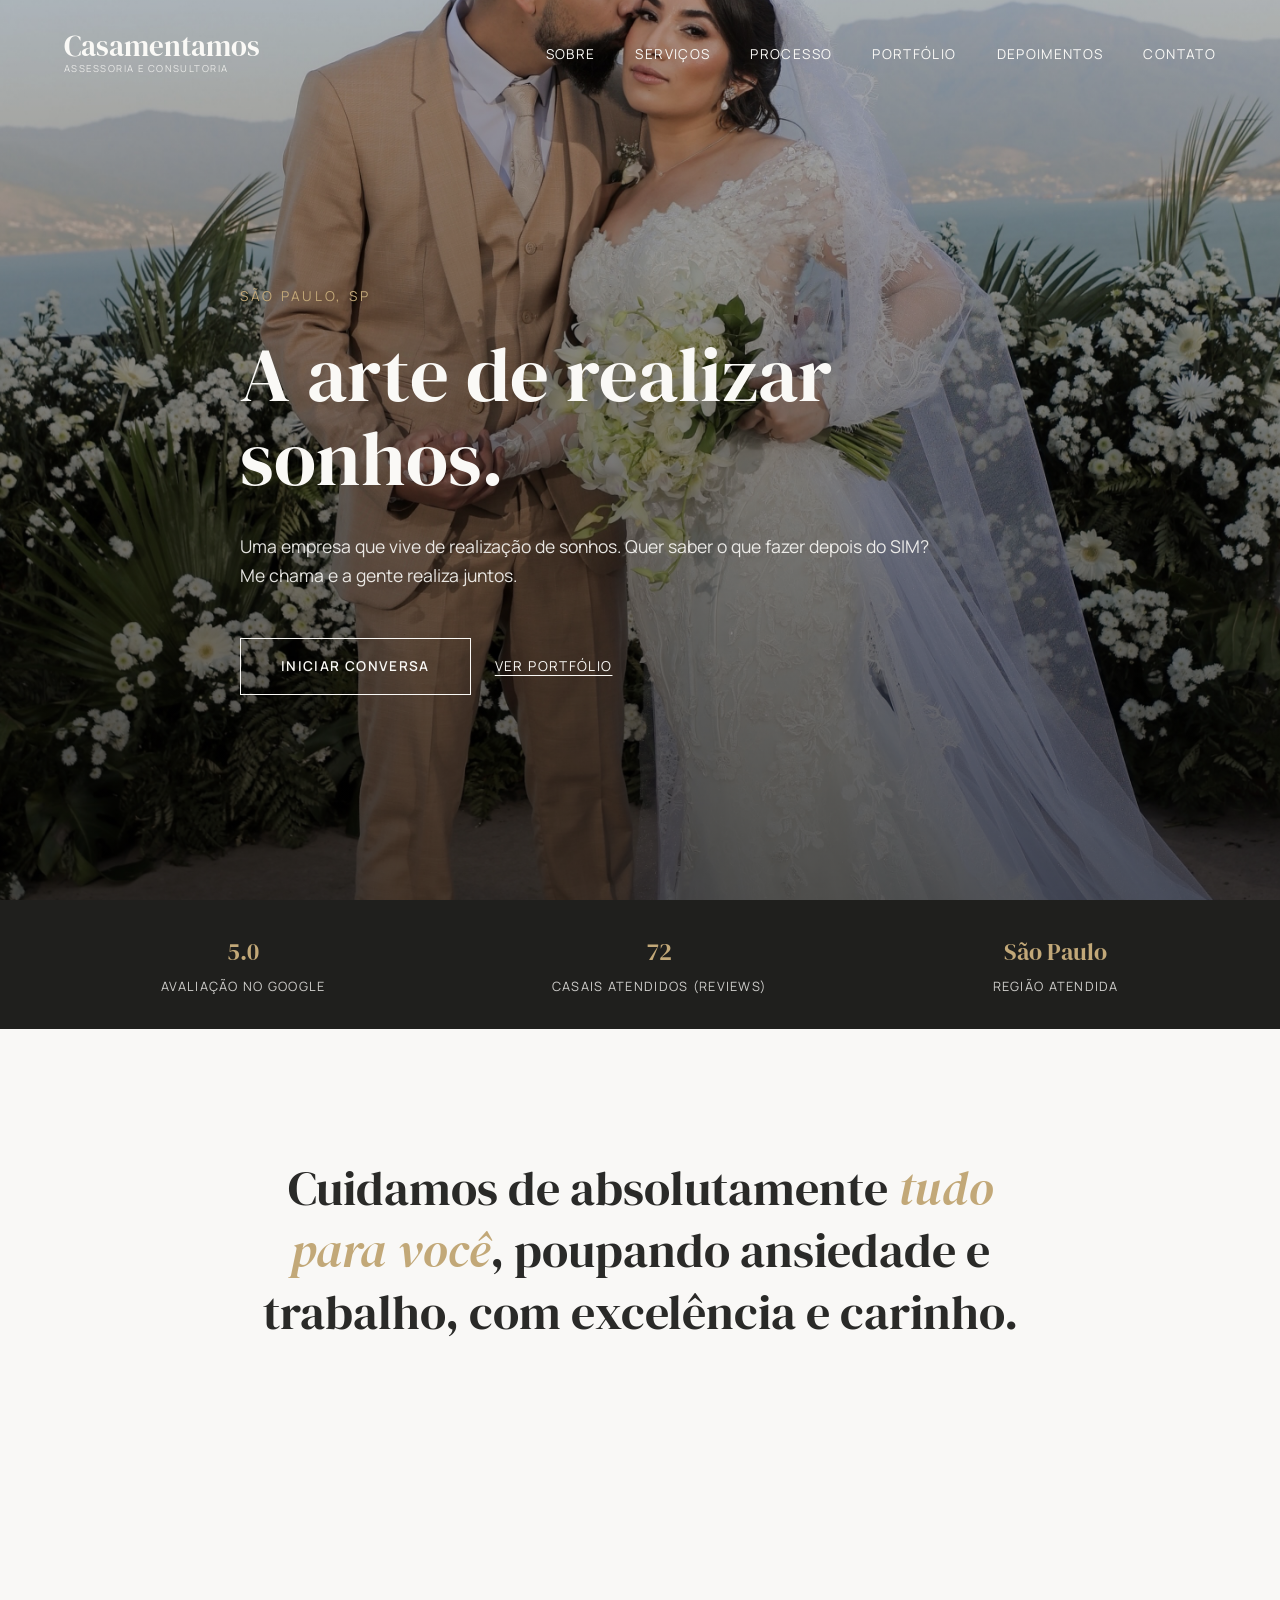
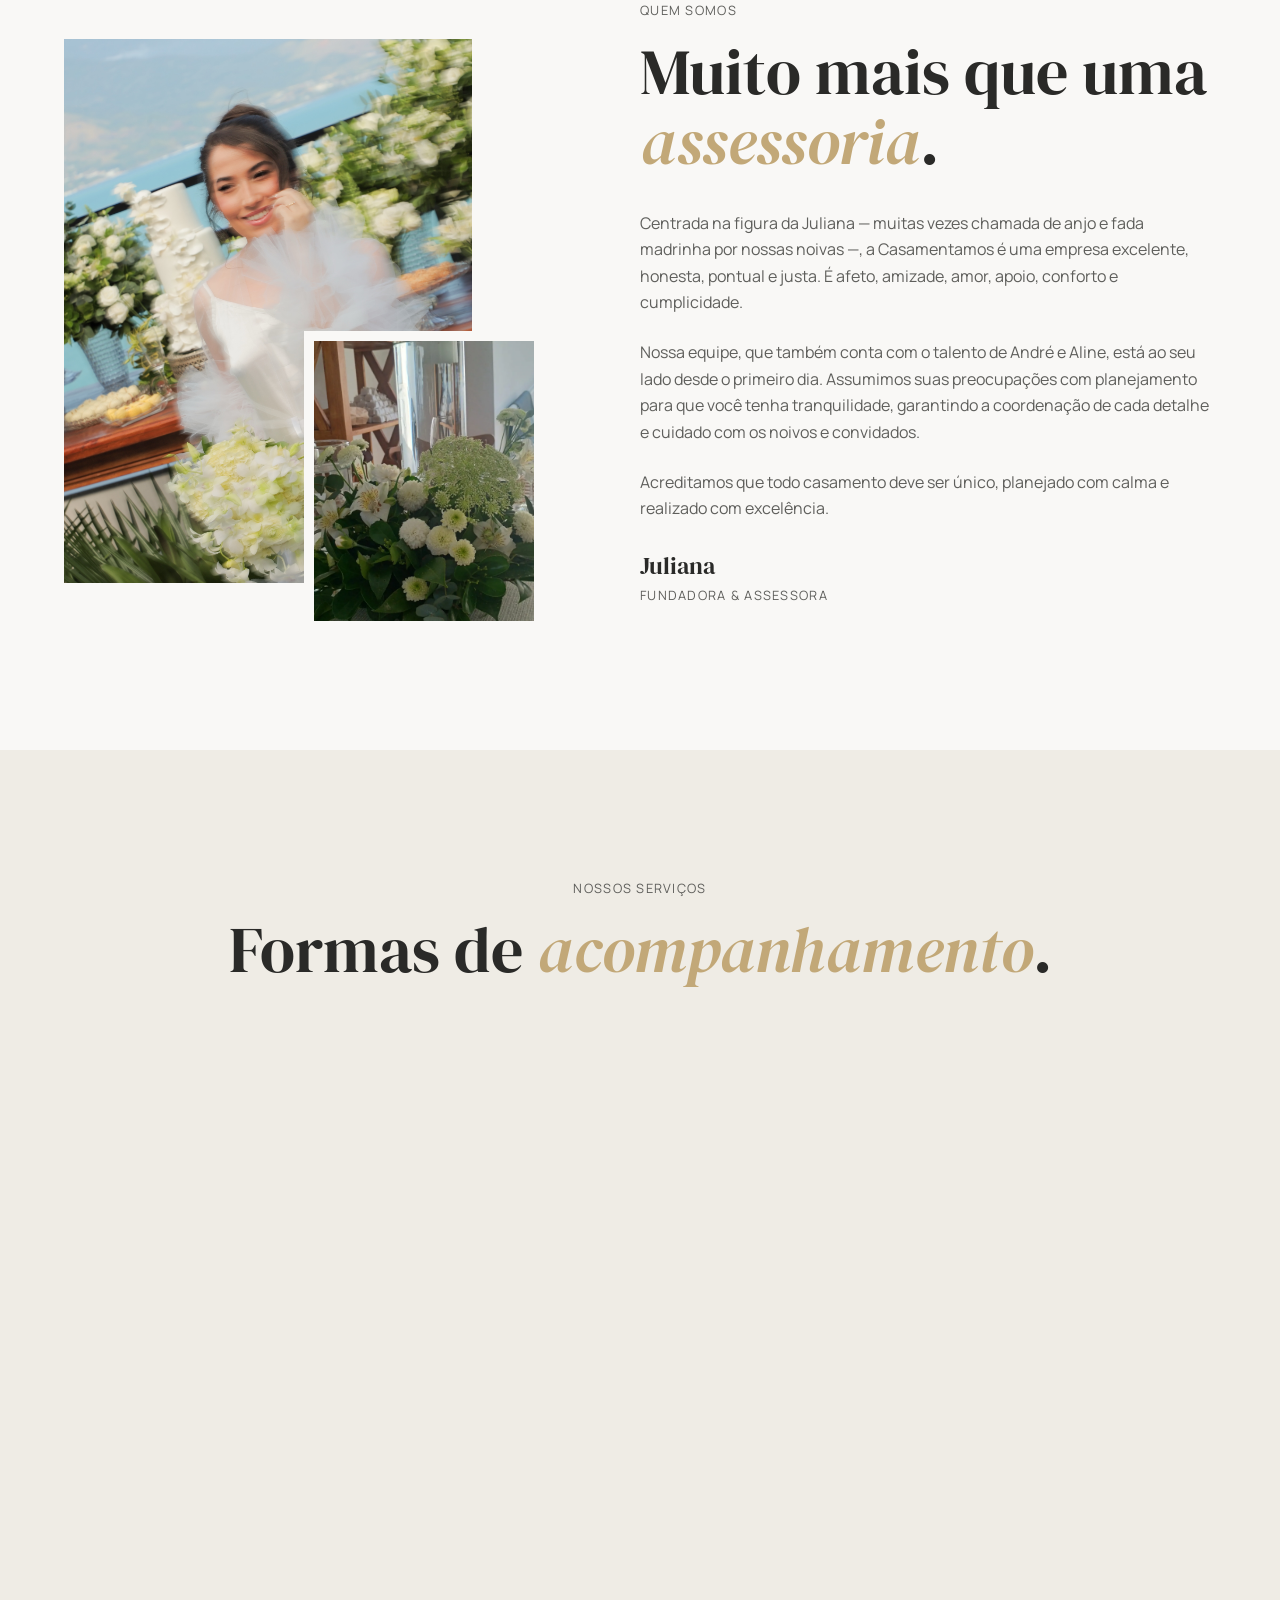
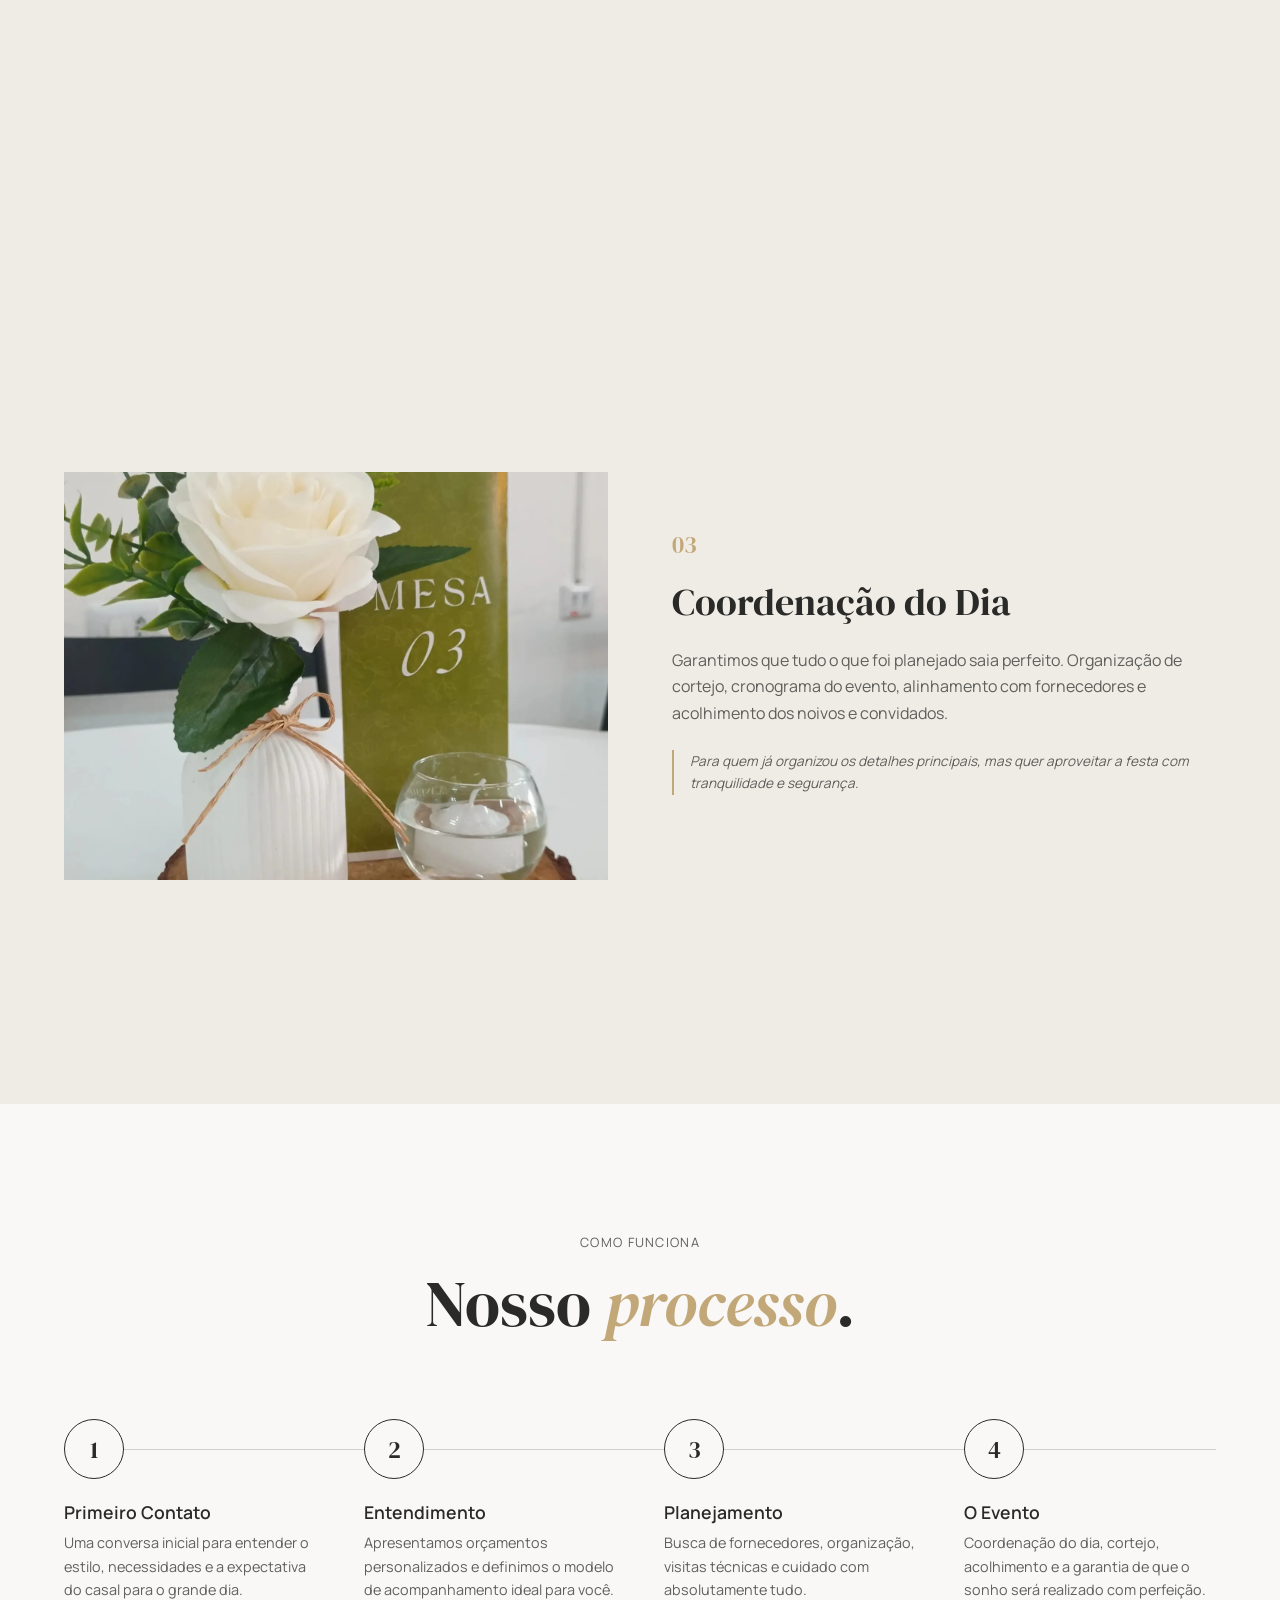
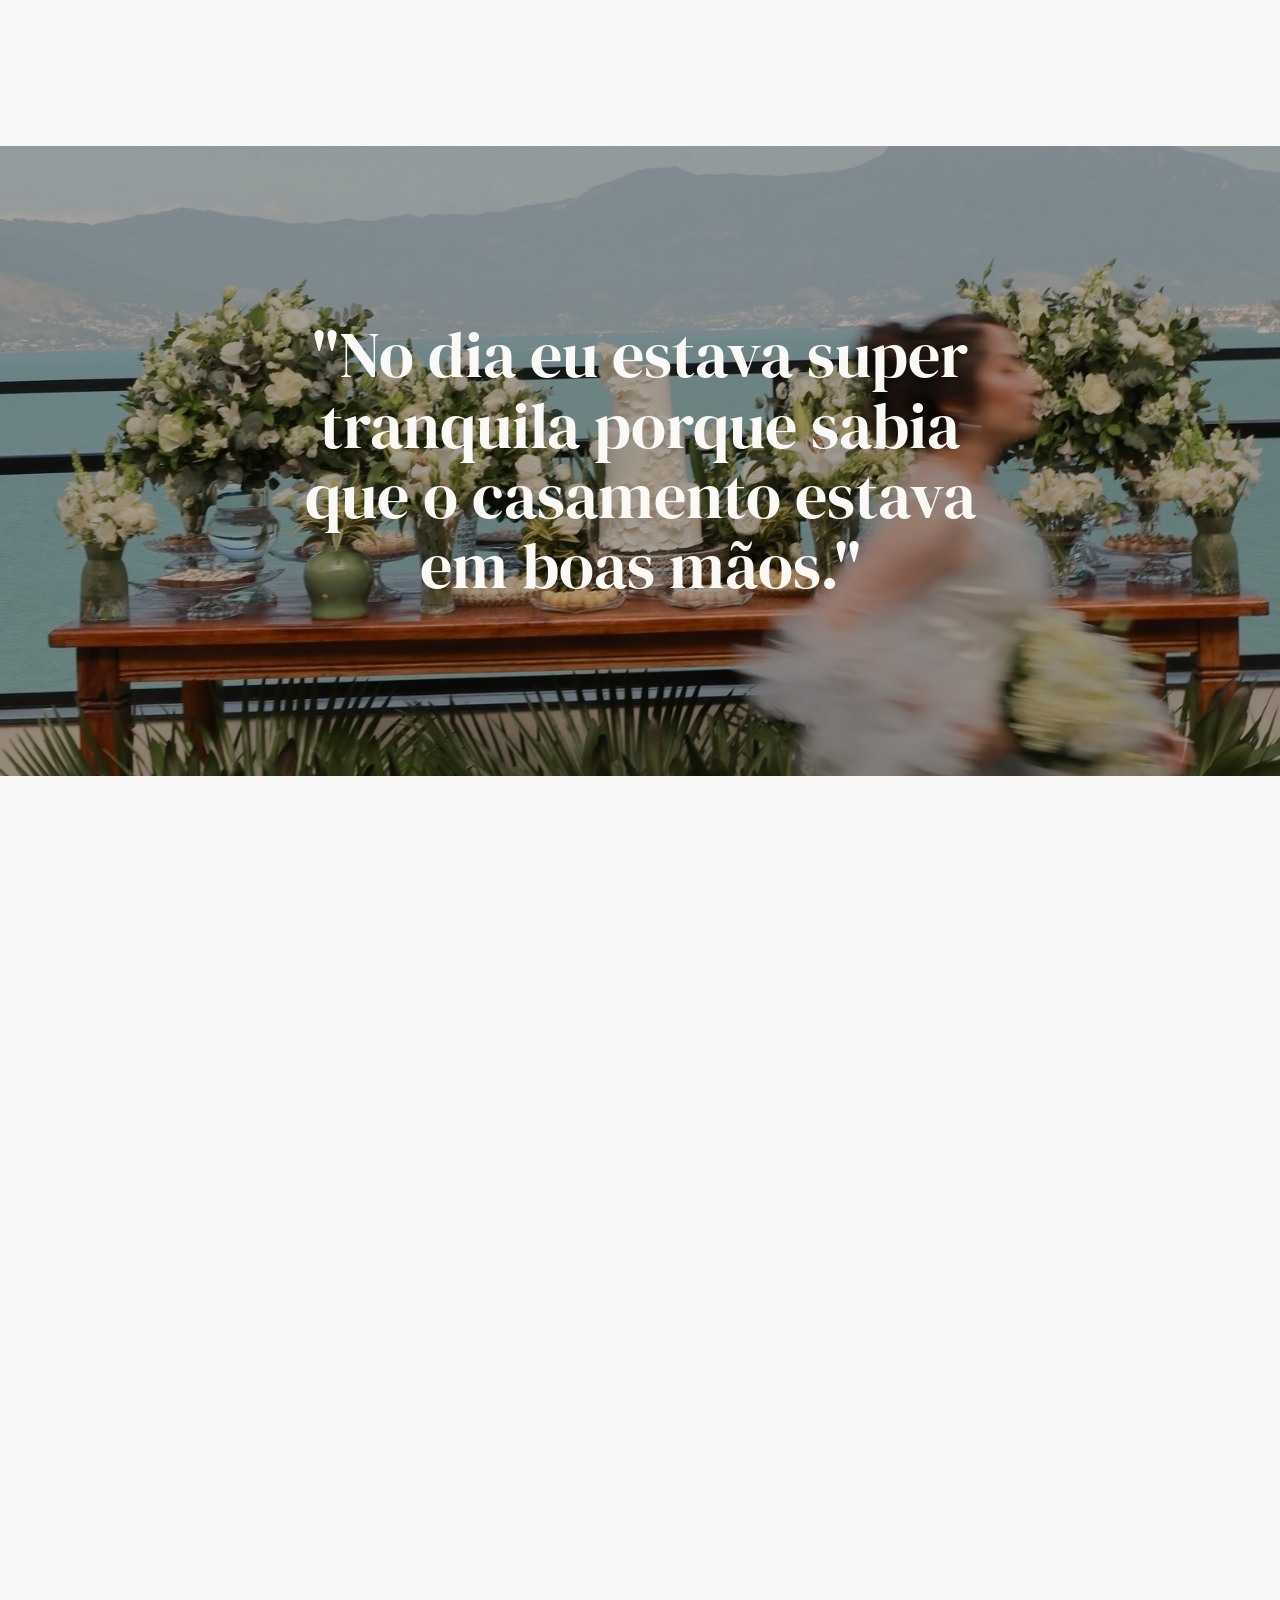
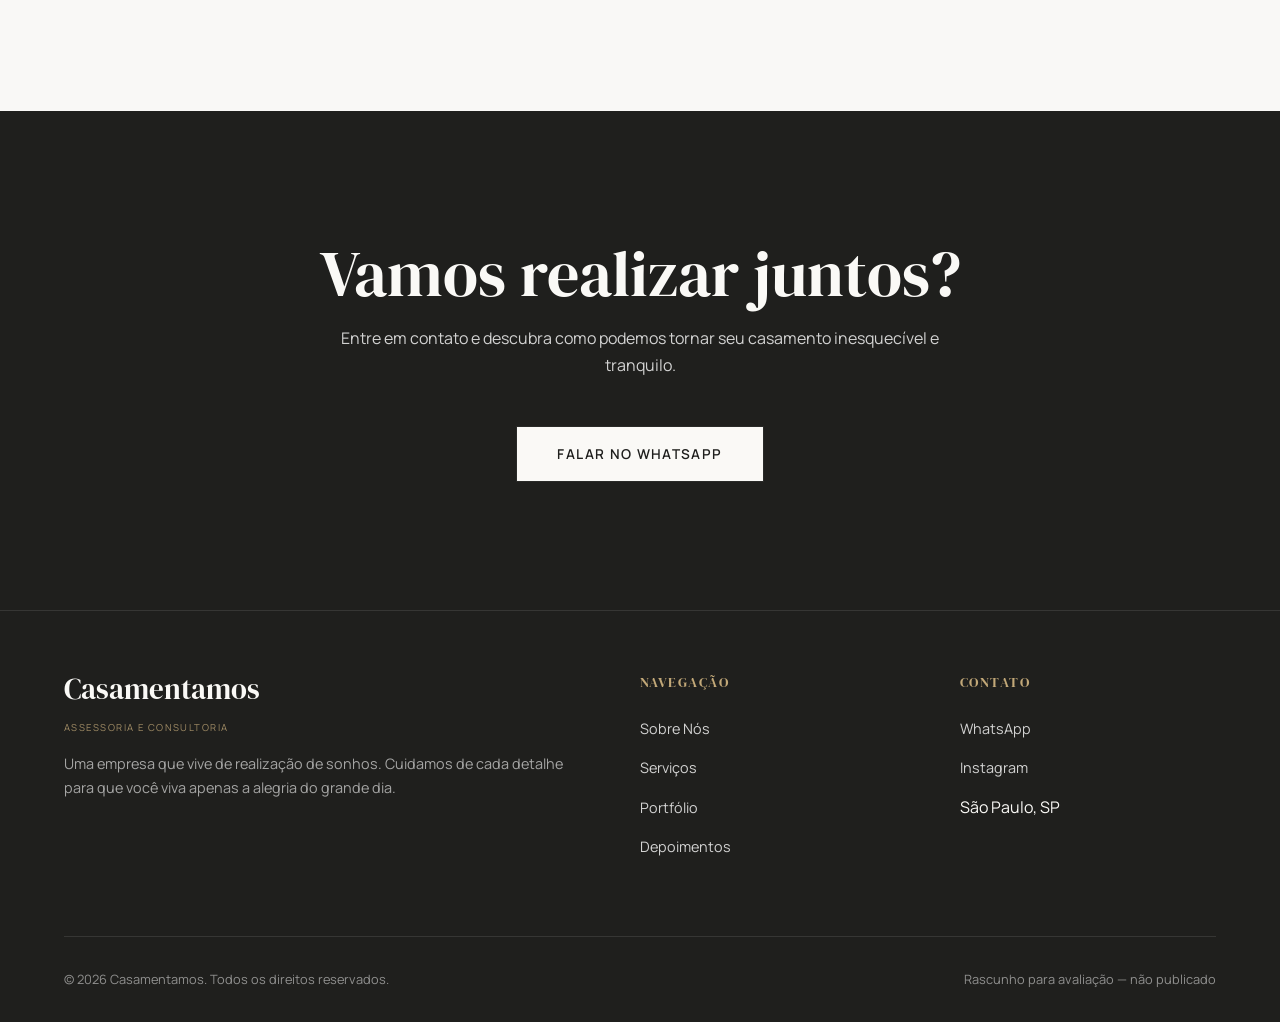
<file: index.html>
<!DOCTYPE html>
<html lang="pt-BR">
<head>
    <meta charset="UTF-8">
    <meta name="viewport" content="width=device-width, initial-scale=1.0">
    <title>Casamentamos | Assessoria e Consultoria de Casamentos</title>
    <meta name="description" content="Casamentamos Assessoria e Consultoria Ltda em São Paulo. Planejamento, organização e coordenação de casamentos para que você viva a realização do seu sonho.">
    <link rel="icon" href="images/favicon.svg" type="image/svg+xml">
    <link rel="stylesheet" href="style.css">
</head>
<body>

    <!-- Header -->
    <header class="header">
        <div class="container header__inner">
            <a href="index.html" class="logo" aria-label="Casamentamos Início">
                <span class="logo__main">Casamentamos</span>
                <span class="logo__sub">Assessoria e Consultoria</span>
            </a>
            
            <button class="menu-toggle" aria-label="Abrir menu">
                <svg viewBox="0 0 24 24"><path d="M3 18h18v-2H3v2zm0-5h18v-2H3v2zm0-7v2h18V6H3z"/></svg>
            </button>

            <nav class="nav">
                <a href="#sobre" class="nav__link">Sobre</a>
                <a href="#servicos" class="nav__link">Serviços</a>
                <a href="#processo" class="nav__link">Processo</a>
                <a href="portfolio.html" class="nav__link">Portfólio</a>
                <a href="#depoimentos" class="nav__link">Depoimentos</a>
                <a href="#contato" class="nav__link">Contato</a>
            </nav>
        </div>
    </header>

    <!-- Hero -->
    <section class="hero">
        <div class="hero__bg">
            <picture>
                <source media="(min-width: 769px)" srcset="images/SaveClip.App_791483642_18619499371039821_1542643300849902300_n%202.jpg">
                <img src="images/SaveClip.App_791483642_18619499371039821_1542643300849902300_n.jpg" alt="Noivos em um momento romântico e elegante">
            </picture>
        </div>
        <div class="hero__overlay"></div>
        <div class="container hero__content reveal">
            <span class="hero__subtitle">São Paulo, SP</span>
            <h1 class="hero__title">A arte de realizar sonhos.</h1>
            <p class="hero__text">Uma empresa que vive de realização de sonhos. Quer saber o que fazer depois do SIM? Me chama e a gente realiza juntos.</p>
            <div class="hero__actions">
                <a href="https://wa.me/message/3DNLU6TBJ7X5L1" target="_blank" rel="noopener" class="btn btn--light">Iniciar Conversa</a>
                <a href="portfolio.html" class="hero__link">Ver Portfólio</a>
            </div>
        </div>
    </section>

    <!-- Trust Bar -->
    <div class="trust-bar">
        <div class="container trust-bar__inner reveal">
            <div class="trust-item">
                <span class="trust-item__value">5.0</span>
                <span class="trust-item__label">Avaliação no Google</span>
            </div>
            <div class="trust-item">
                <span class="trust-item__value">72</span>
                <span class="trust-item__label">Casais Atendidos (Reviews)</span>
            </div>
            <div class="trust-item">
                <span class="trust-item__value">São Paulo</span>
                <span class="trust-item__label">Região Atendida</span>
            </div>
        </div>
    </div>

    <!-- Manifesto -->
    <section class="section-padding manifesto reveal">
        <div class="container">
            <h2 class="manifesto__text">Cuidamos de absolutamente <span class="italic text-accent">tudo para você</span>, poupando ansiedade e trabalho, com excelência e carinho.</h2>
        </div>
    </section>

    <!-- About -->
    <section id="sobre" class="section-padding">
        <div class="container about__inner">
            <div class="about__images reveal">
                <img src="images/SaveClip.App_793024570_18619695370039821_3190746761120350610_n.jpg" alt="Juliana organizando detalhes do casamento" class="about__img-main" loading="lazy">
                <img src="images/SaveClip.App_771969469_18026638403893258_60834665200731203_n.jpg" alt="Detalhes da decoração e cuidado" class="about__img-sub" loading="lazy">
            </div>
            <div class="about__text reveal">
                <span class="about__label">Quem Somos</span>
                <h2 class="about__title">Muito mais que uma <span class="italic text-accent">assessoria</span>.</h2>
                <p>Centrada na figura da Juliana — muitas vezes chamada de anjo e fada madrinha por nossas noivas —, a Casamentamos é uma empresa excelente, honesta, pontual e justa. É afeto, amizade, amor, apoio, conforto e cumplicidade.</p>
                <p>Nossa equipe, que também conta com o talento de André e Aline, está ao seu lado desde o primeiro dia. Assumimos suas preocupações com planejamento para que você tenha tranquilidade, garantindo a coordenação de cada detalhe e cuidado com os noivos e convidados.</p>
                <p>Acreditamos que todo casamento deve ser único, planejado com calma e realizado com excelência.</p>
                <div style="margin-top: 2rem;">
                    <span class="logo__main" style="font-size: 1.5rem;">Juliana</span><br>
                    <span class="about__label" style="display:inline-block; margin-top: 0.2rem;">Fundadora & Assessora</span>
                </div>
            </div>
        </div>
    </section>

    <!-- Services -->
    <section id="servicos" class="services section-padding">
        <div class="container">
            <div class="services__header reveal">
                <span class="about__label">Nossos Serviços</span>
                <h2>Formas de <span class="italic text-accent">acompanhamento</span>.</h2>
            </div>

            <div class="service-item reveal">
                <div class="service-item__content">
                    <div class="service-item__num">01</div>
                    <h3 class="service-item__title">Assessoria Completa</h3>
                    <p class="service-item__desc">Cuidamos de tudo do começo ao fim. Acompanhamento integral, planejamento estratégico, orçamentos personalizados e organização de todas as etapas até o grande dia.</p>
                    <div class="service-item__for">Para casais que desejam viver o noivado sem estresse, deixando toda a organização e busca por fornecedores em nossas mãos.</div>
                    <a href="https://wa.me/message/3DNLU6TBJ7X5L1" class="btn btn--primary" target="_blank" rel="noopener">Conversar sobre Assessoria</a>
                </div>
                <div class="service-item__media">
                    <img src="images/SaveClip.App_799754826_18031153223893258_5947315611363110664_n.jpg" alt="Organização completa do casamento" class="service-item__img" loading="lazy">
                </div>
            </div>

            <div class="service-item reveal">
                <div class="service-item__content">
                    <div class="service-item__num">02</div>
                    <h3 class="service-item__title">Busca de Fornecedores</h3>
                    <p class="service-item__desc">Auxiliamos na pesquisa do melhor custo-benefício, negociando diretamente com fornecedores parceiros com quem temos histórico de excelência, poupando tempo e valores.</p>
                    <div class="service-item__for">Para casais que precisam de direcionamento seguro e confiável na contratação de profissionais para o evento.</div>
                </div>
                <div class="service-item__media">
                    <img src="images/SaveClip.App_800413107_18031153298893258_2604069319814409463_n.jpg" alt="Detalhe do planejamento" class="service-item__img" loading="lazy">
                </div>
            </div>

            <div class="service-item reveal">
                <div class="service-item__content">
                    <div class="service-item__num">03</div>
                    <h3 class="service-item__title">Coordenação do Dia</h3>
                    <p class="service-item__desc">Garantimos que tudo o que foi planejado saia perfeito. Organização de cortejo, cronograma do evento, alinhamento com fornecedores e acolhimento dos noivos e convidados.</p>
                    <div class="service-item__for">Para quem já organizou os detalhes principais, mas quer aproveitar a festa com tranquilidade e segurança.</div>
                </div>
                <div class="service-item__media">
                    <img src="images/SaveClip.App_799934053_18031153232893258_6880328822368965990_n.jpg" alt="Coordenação no dia do evento" class="service-item__img" loading="lazy">
                </div>
            </div>
        </div>
    </section>

    <!-- Process -->
    <section id="processo" class="section-padding">
        <div class="container">
            <div class="process__header reveal">
                <span class="about__label">Como Funciona</span>
                <h2>Nosso <span class="italic text-accent">processo</span>.</h2>
            </div>
            
            <div class="process__grid reveal">
                <div class="process-step">
                    <div class="process-step__num">1</div>
                    <h4 class="process-step__title">Primeiro Contato</h4>
                    <p class="process-step__desc">Uma conversa inicial para entender o estilo, necessidades e a expectativa do casal para o grande dia.</p>
                </div>
                <div class="process-step">
                    <div class="process-step__num">2</div>
                    <h4 class="process-step__title">Entendimento</h4>
                    <p class="process-step__desc">Apresentamos orçamentos personalizados e definimos o modelo de acompanhamento ideal para você.</p>
                </div>
                <div class="process-step">
                    <div class="process-step__num">3</div>
                    <h4 class="process-step__title">Planejamento</h4>
                    <p class="process-step__desc">Busca de fornecedores, organização, visitas técnicas e cuidado com absolutamente tudo.</p>
                </div>
                <div class="process-step">
                    <div class="process-step__num">4</div>
                    <h4 class="process-step__title">O Evento</h4>
                    <p class="process-step__desc">Coordenação do dia, cortejo, acolhimento e a garantia de que o sonho será realizado com perfeição.</p>
                </div>
            </div>
        </div>
    </section>

    <!-- Visual Pause -->
    <section class="visual-pause reveal">
        <img src="images/SaveClip.App_791512632_18619695394039821_7209421720072050521_n.jpg" alt="Casal caminhando sorrindo" loading="lazy">
        <h2>"No dia eu estava super tranquila porque sabia que o casamento estava em boas mãos."</h2>
    </section>

    <!-- Portfolio Preview -->
    <section class="section-padding text-center">
        <div class="container">
            <span class="about__label reveal">Histórias em Imagens</span>
            <h2 class="reveal" style="margin-bottom: 3rem;">Nosso <span class="italic text-accent">Portfólio</span>.</h2>
            
            <div class="gallery" style="column-count: 3; column-gap: 2rem; margin-bottom: 4rem; text-align: left;">
                <div class="gallery__item reveal">
                    <img src="images/SaveClip.App_793024570_18619695370039821_3190746761120350610_n.jpg" alt="Momentos reais de casamento" loading="lazy">
                </div>
                <div class="gallery__item reveal">
                    <img src="images/SaveClip.App_770956173_18026638421893258_5830196428417295044_n.jpg" alt="Beleza da noiva" loading="lazy">
                </div>
                <div class="gallery__item reveal">
                    <img src="images/SaveClip.App_799279198_18031263725893258_2274045659028135159_n.jpg" alt="Detalhes da celebração" loading="lazy">
                </div>
            </div>

            <a href="portfolio.html" class="btn btn--primary reveal">Ver Ensaio Completo</a>
        </div>
    </section>

    <!-- Testimonials -->
    <section id="depoimentos" class="testimonials section-padding">
        <div class="container">
            <span class="about__label reveal">O que dizem os noivos</span>
            <div class="testimonial-wrap reveal">
                
                <div class="testimonial active">
                    <p class="testimonial__text">"A Casamentamos cuidou de absolutamente tudo para mim. Me poupou ansiedade, trabalho e valores. A Ju foi fantástica, cuidou de cada detalhe, foi perfeita em vários níveis. Foi ela que permitiu termos o casamento mais lindo e único. Que excelência de trabalho!"</p>
                    <span class="testimonial__author">Marcelle Mocarzel Miranda</span>
                </div>

                <div class="testimonial">
                    <p class="testimonial__text">"A Casamentamos é muito mais que uma assessoria. Centrada na figura de um anjo, chamado Juliana, é mais que uma empresa excelente, honesta, pontual, justa. É afeto, amizade, amor, apoio, conforto, cumplicidade."</p>
                    <span class="testimonial__author">Maria L.</span>
                </div>

                <div class="testimonial">
                    <p class="testimonial__text">"No dia eu estava super tranquila porque sabia que o casamento estava em boas mãos. Desde o início mostraram muita confiança. Me ajudaram muito no planejamento e foram sempre muito solícitos. Recomendo demais o trabalho da Juliana e do André."</p>
                    <span class="testimonial__author">Larissa Nakamura</span>
                </div>

                <div class="testimonial">
                    <p class="testimonial__text">"A Juh foi um verdadeiro anjo durante todo o processo! Desde o início esteve ao nosso lado, pronta para ouvir, orientar e encontrar soluções para cada detalhe. Sua paciência e dedicação nos deram tranquilidade."</p>
                    <span class="testimonial__author">Amanda Alves Medeiros</span>
                </div>

                <div class="testimonial-nav">
                    <button class="t-btn t-btn--prev" aria-label="Depoimento Anterior">&#8592;</button>
                    <button class="t-btn t-btn--next" aria-label="Próximo Depoimento">&#8594;</button>
                </div>
            </div>
            
            <div style="margin-top: 3rem;" class="reveal">
                <a href="https://www.google.com/search?q=Casamentamos+Assessoria+e+Consultoria" target="_blank" rel="noopener" class="hero__link" style="color: var(--color-text-primary);">Ver todas as 72 avaliações no Google</a>
            </div>
        </div>
    </section>

    <!-- FAQ -->
    <section class="section-padding reveal">
        <div class="container faq">
            <div class="faq__header">
                <span class="about__label">Perguntas Frequentes</span>
                <h2>Tire suas <span class="italic text-accent">dúvidas</span>.</h2>
            </div>

            <div class="accordion">
                <div class="accordion-item">
                    <button class="accordion-btn" aria-expanded="false">Qual a região atendida pela Casamentamos?</button>
                    <div class="accordion-content">
                        <p>Nosso escritório fica em Moema, e atendemos principalmente casamentos realizados em São Paulo, SP, garantindo proximidade e facilidade de acompanhamento de todas as visitas técnicas necessárias.</p>
                    </div>
                </div>
                
                <div class="accordion-item">
                    <button class="accordion-btn" aria-expanded="false">Como pedir um orçamento?</button>
                    <div class="accordion-content">
                        <p>Você pode solicitar um orçamento de forma rápida e direta enviando uma mensagem para o nosso WhatsApp. Nós realizamos uma conversa inicial para entender o tamanho do seu evento e a sua necessidade.</p>
                    </div>
                </div>

                <div class="accordion-item">
                    <button class="accordion-btn" aria-expanded="false">O que inclui a Assessoria Completa?</button>
                    <div class="accordion-content">
                        <p>O pacote inclui organização total do casamento, busca e indicação de fornecedores com melhor custo-benefício, orçamentos personalizados, reuniões de planejamento, coordenação no dia, organização de cortejo e cuidado integral com noivos e convidados.</p>
                    </div>
                </div>
            </div>
        </div>
    </section>

    <!-- Contact CTA -->
    <section id="contato" class="contact section-padding reveal">
        <div class="container">
            <h2>Vamos realizar juntos?</h2>
            <p>Entre em contato e descubra como podemos tornar seu casamento inesquecível e tranquilo.</p>
            <a href="https://wa.me/message/3DNLU6TBJ7X5L1" target="_blank" rel="noopener" class="btn btn--primary" style="background: var(--color-white); color: var(--color-dark);">Falar no WhatsApp</a>
        </div>
    </section>

    <!-- Footer -->
    <footer class="footer">
        <div class="container">
            <div class="footer__inner">
                <div class="footer__logo">
                    <div class="logo__main">Casamentamos</div>
                    <div class="logo__sub" style="color:var(--color-accent); margin-bottom: 1rem;">Assessoria e Consultoria</div>
                    <p>Uma empresa que vive de realização de sonhos. Cuidamos de cada detalhe para que você viva apenas a alegria do grande dia.</p>
                </div>
                
                <div>
                    <h5 class="footer__title">Navegação</h5>
                    <ul class="footer__links">
                        <li><a href="#sobre">Sobre Nós</a></li>
                        <li><a href="#servicos">Serviços</a></li>
                        <li><a href="portfolio.html">Portfólio</a></li>
                        <li><a href="#depoimentos">Depoimentos</a></li>
                    </ul>
                </div>

                <div>
                    <h5 class="footer__title">Contato</h5>
                    <ul class="footer__links">
                        <li><a href="https://wa.me/message/3DNLU6TBJ7X5L1" target="_blank" rel="noopener">WhatsApp</a></li>
                        <li><a href="https://www.instagram.com/_casamentamos" target="_blank" rel="noopener">Instagram</a></li>
                        <li><span>São Paulo, SP</span></li>
                    </ul>
                </div>
            </div>

            <div class="footer__bottom">
                <span>&copy; 2026 Casamentamos. Todos os direitos reservados.</span>
                <span>Rascunho para avaliação — não publicado</span>
            </div>
        </div>
    </footer>

    <script src="script.js"></script>
</body>
</html>
</file>
<file: style.css>
@import url('https://fonts.googleapis.com/css2?family=DM+Serif+Display:ital@0;1&family=Manrope:wght@400;500;600;700&display=swap');

:root {
  --color-bg-primary: #F9F8F6;
  --color-bg-secondary: #EFECE5;
  --color-text-primary: #2A2A28;
  --color-text-secondary: #5F5F5C;
  --color-accent: #C2A878;
  --color-accent-hover: #A89060;
  --color-white: #FAF9F6;
  --color-dark: #1F1F1D;

  --font-heading: 'DM Serif Display', Georgia, serif;
  --font-body: 'Manrope', Arial, sans-serif;

  --spacing-xs: 0.5rem;
  --spacing-sm: 1rem;
  --spacing-md: 2rem;
  --spacing-lg: 4rem;
  --spacing-xl: 8rem;

  --transition-smooth: all 0.6s cubic-bezier(0.16, 1, 0.3, 1);
  --transition-fast: all 0.3s ease;
}

*, *::before, *::after {
  box-sizing: border-box;
  margin: 0;
  padding: 0;
}

html {
  scroll-behavior: smooth;
  font-size: 16px;
}

body {
  font-family: var(--font-body);
  color: var(--color-text-primary);
  background-color: var(--color-bg-primary);
  line-height: 1.65;
  font-weight: 400;
  overflow-x: hidden;
  -webkit-font-smoothing: antialiased;
}

/* Typography */
h1, h2, h3, h4, h5, h6 {
  font-family: var(--font-heading);
  font-weight: 400;
  line-height: 1.1;
  color: var(--color-text-primary);
}

h1 {
  font-size: clamp(3rem, 6vw, 5rem);
}

h2 {
  font-size: clamp(2.5rem, 5vw, 4rem);
}

h3 {
  font-size: clamp(1.8rem, 3vw, 2.5rem);
}

p {
  max-width: 65ch;
  margin-bottom: var(--spacing-sm);
}

a {
  color: inherit;
  text-decoration: none;
  transition: var(--transition-fast);
}

ul {
  list-style: none;
}

img {
  max-width: 100%;
  height: auto;
  display: block;
}

/* Utility Classes */
.container {
  width: 90%;
  max-width: 1400px;
  margin: 0 auto;
}

.text-center { text-align: center; }
.text-accent { color: var(--color-accent); }
.italic { font-style: italic; }

.section-padding {
  padding: var(--spacing-xl) 0;
}

.btn {
  display: inline-block;
  padding: 1rem 2.5rem;
  font-family: var(--font-body);
  font-size: 0.85rem;
  text-transform: uppercase;
  letter-spacing: 0.1em;
  font-weight: 600;
  border: 1px solid var(--color-text-primary);
  background: transparent;
  color: var(--color-text-primary);
  cursor: pointer;
  transition: var(--transition-fast);
}

.btn:hover {
  background: var(--color-text-primary);
  color: var(--color-white);
}

.btn--primary {
  background: var(--color-text-primary);
  color: var(--color-white);
}

.btn--primary:hover {
  background: var(--color-accent);
  border-color: var(--color-accent);
}

.btn--light {
  border-color: var(--color-white);
  color: var(--color-white);
}

.btn--light:hover {
  background: var(--color-white);
  color: var(--color-text-primary);
}

/* Header */
.header {
  position: fixed;
  top: 0;
  left: 0;
  width: 100%;
  z-index: 1000;
  transition: var(--transition-smooth);
  padding: 2rem 0;
  color: var(--color-white);
}

.header::before {
  content: '';
  position: absolute;
  top: 0;
  left: 0;
  width: 100%;
  height: 100%;
  background: var(--color-bg-primary);
  opacity: 0;
  transition: var(--transition-smooth);
  z-index: -1;
}

.header.scrolled {
  padding: 1rem 0;
  color: var(--color-text-primary);
}

.header.scrolled::before {
  opacity: 1;
  box-shadow: 0 4px 20px rgba(0,0,0,0.03);
}

/* Header Internal for Portfolio page */
.header--internal {
  color: var(--color-text-primary);
  border-bottom: 1px solid rgba(42, 42, 40, 0.1);
}

.header--internal::before {
  background: var(--color-bg-primary);
  opacity: 1;
}

.header__inner {
  display: flex;
  justify-content: space-between;
  align-items: center;
}

.logo {
  display: flex;
  flex-direction: column;
  z-index: 1001;
}

.logo__main {
  font-family: var(--font-heading);
  font-size: 1.8rem;
  line-height: 1;
}

.logo__sub {
  font-family: var(--font-body);
  font-size: 0.6rem;
  text-transform: uppercase;
  letter-spacing: 0.15em;
  opacity: 0.8;
}

.nav {
  display: flex;
  align-items: center;
  gap: 2.5rem;
}

.nav__link {
  font-size: 0.85rem;
  text-transform: uppercase;
  letter-spacing: 0.1em;
  position: relative;
}

.nav__link::after {
  content: '';
  position: absolute;
  bottom: -4px;
  left: 0;
  width: 0;
  height: 1px;
  background: currentColor;
  transition: var(--transition-fast);
}

.nav__link:hover::after,
.nav__link.active::after {
  width: 100%;
}

.nav__link.active {
  color: var(--color-accent);
}

.menu-toggle {
  display: none;
  background: none;
  border: none;
  color: inherit;
  cursor: pointer;
  z-index: 1001;
}

.menu-toggle svg {
  width: 24px;
  height: 24px;
  fill: currentColor;
}

/* Hero Section */
.hero {
  position: relative;
  height: 100vh;
  min-height: 700px;
  display: flex;
  align-items: center;
  overflow: hidden;
}

.hero__bg {
  position: absolute;
  top: 0;
  left: 0;
  width: 100%;
  height: 100%;
  z-index: -2;
}

.hero__bg img {
  width: 100%;
  height: 100%;
  object-fit: cover;
  object-position: center;
  transform: scale(1.05);
  animation: slowZoom 20s ease-out infinite alternate;
}

.hero__overlay {
  position: absolute;
  top: 0;
  left: 0;
  width: 100%;
  height: 100%;
  background: linear-gradient(to top, rgba(0,0,0,0.6) 0%, rgba(0,0,0,0.2) 100%);
  z-index: -1;
}

.hero__content {
  color: var(--color-white);
  max-width: 800px;
  padding-top: 5rem;
}

.hero__subtitle {
  font-size: 0.85rem;
  text-transform: uppercase;
  letter-spacing: 0.2em;
  margin-bottom: 1.5rem;
  display: block;
  color: var(--color-accent);
}

.hero__title {
  color: var(--color-white);
  margin-bottom: 2rem;
}

.hero__text {
  font-size: 1.1rem;
  margin-bottom: 3rem;
  opacity: 0.9;
}

.hero__actions {
  display: flex;
  gap: 1.5rem;
  align-items: center;
}

.hero__link {
  font-size: 0.85rem;
  text-transform: uppercase;
  letter-spacing: 0.1em;
  text-decoration: underline;
  text-underline-offset: 4px;
}

@keyframes slowZoom {
  from { transform: scale(1); }
  to { transform: scale(1.08); }
}

/* Trust Bar */
.trust-bar {
  background: var(--color-dark);
  color: var(--color-white);
  padding: 2rem 0;
}

.trust-bar__inner {
  display: flex;
  justify-content: space-around;
  flex-wrap: wrap;
  gap: 2rem;
  text-align: center;
}

.trust-item {
  display: flex;
  flex-direction: column;
  align-items: center;
}

.trust-item__value {
  font-family: var(--font-heading);
  font-size: 1.5rem;
  color: var(--color-accent);
  margin-bottom: 0.25rem;
}

.trust-item__label {
  font-size: 0.8rem;
  text-transform: uppercase;
  letter-spacing: 0.1em;
  opacity: 0.8;
}

/* Manifesto */
.manifesto {
  text-align: center;
  max-width: 900px;
  margin: 0 auto;
}

.manifesto__text {
  font-size: clamp(1.8rem, 4vw, 3rem);
  font-family: var(--font-heading);
  line-height: 1.3;
  color: var(--color-text-primary);
}

/* About */
.about__inner {
  display: grid;
  grid-template-columns: 5fr 6fr;
  gap: 6rem;
  align-items: center;
}

.about__images {
  position: relative;
}

.about__img-main {
  width: 85%;
  aspect-ratio: 3/4;
  object-fit: cover;
}

.about__img-sub {
  position: absolute;
  bottom: -3rem;
  right: 0;
  width: 50%;
  aspect-ratio: 4/5;
  object-fit: cover;
  border: 10px solid var(--color-bg-primary);
}

.about__label {
  font-size: 0.8rem;
  text-transform: uppercase;
  letter-spacing: 0.1em;
  color: var(--color-text-secondary);
  margin-bottom: 1rem;
  display: block;
}

.about__title {
  margin-bottom: 2rem;
}

.about__text p {
  margin-bottom: 1.5rem;
  color: var(--color-text-secondary);
}

/* Services */
.services {
  background: var(--color-bg-secondary);
}

.services__header {
  text-align: center;
  margin-bottom: 4rem;
}

.service-item {
  display: grid;
  grid-template-columns: 1fr 1fr;
  gap: 4rem;
  align-items: center;
  margin-bottom: 6rem;
}

.service-item:nth-child(even) {
  direction: rtl;
}

.service-item:nth-child(even) > * {
  direction: ltr;
}

.service-item__content {
  padding: 2rem 0;
}

.service-item__num {
  font-family: var(--font-heading);
  font-size: 1.5rem;
  color: var(--color-accent);
  margin-bottom: 1rem;
}

.service-item__title {
  margin-bottom: 1.5rem;
}

.service-item__desc {
  color: var(--color-text-secondary);
  margin-bottom: 1.5rem;
}

.service-item__for {
  font-size: 0.85rem;
  font-style: italic;
  color: var(--color-text-secondary);
  margin-bottom: 2rem;
  padding-left: 1rem;
  border-left: 2px solid var(--color-accent);
}

.service-item__img {
  width: 100%;
  aspect-ratio: 4/3;
  object-fit: cover;
}

/* Process */
.process__header {
  text-align: center;
  margin-bottom: 5rem;
}

.process__grid {
  display: grid;
  grid-template-columns: repeat(auto-fit, minmax(220px, 1fr));
  gap: 3rem;
  position: relative;
}

.process__grid::before {
  content: '';
  position: absolute;
  top: 30px;
  left: 0;
  width: 100%;
  height: 1px;
  background: rgba(42, 42, 40, 0.2);
  z-index: 0;
}

.process-step {
  position: relative;
  z-index: 1;
}

.process-step__num {
  width: 60px;
  height: 60px;
  background: var(--color-bg-primary);
  border: 1px solid var(--color-text-primary);
  border-radius: 50%;
  display: flex;
  align-items: center;
  justify-content: center;
  font-family: var(--font-heading);
  font-size: 1.5rem;
  margin-bottom: 1.5rem;
}

.process-step__title {
  font-family: var(--font-body);
  font-size: 1.1rem;
  font-weight: 600;
  margin-bottom: 0.5rem;
}

.process-step__desc {
  font-size: 0.9rem;
  color: var(--color-text-secondary);
}

/* Visual Pause */
.visual-pause {
  position: relative;
  height: 70vh;
  min-height: 500px;
  display: flex;
  align-items: center;
  justify-content: center;
  text-align: center;
  overflow: hidden;
}

.visual-pause img {
  position: absolute;
  top: 0;
  left: 0;
  width: 100%;
  height: 100%;
  object-fit: cover;
  z-index: -2;
}

.visual-pause::after {
  content: '';
  position: absolute;
  top: 0;
  left: 0;
  width: 100%;
  height: 100%;
  background: rgba(0,0,0,0.3);
  z-index: -1;
}

.visual-pause h2 {
  color: var(--color-white);
  max-width: 800px;
  padding: 0 2rem;
}

/* Testimonials */
.testimonials {
  background: var(--color-bg-secondary);
  text-align: center;
}

.testimonial-wrap {
  max-width: 800px;
  margin: 0 auto;
}

.testimonial {
  display: none;
  animation: fadeIn 0.5s ease;
}

.testimonial.active {
  display: block;
}

.testimonial__text {
  font-family: var(--font-heading);
  font-size: clamp(1.2rem, 3vw, 1.8rem);
  line-height: 1.5;
  margin-bottom: 2rem;
}

.testimonial__author {
  font-size: 0.9rem;
  text-transform: uppercase;
  letter-spacing: 0.1em;
  font-weight: 600;
}

.testimonial-nav {
  display: flex;
  justify-content: center;
  gap: 1rem;
  margin-top: 3rem;
}

.t-btn {
  background: none;
  border: none;
  font-size: 1.5rem;
  cursor: pointer;
  color: var(--color-text-secondary);
  transition: var(--transition-fast);
}

.t-btn:hover {
  color: var(--color-text-primary);
}

/* FAQ */
.faq {
  max-width: 800px;
  margin: 0 auto;
}

.faq__header {
  text-align: center;
  margin-bottom: 4rem;
}

.accordion-item {
  border-bottom: 1px solid rgba(42, 42, 40, 0.1);
}

.accordion-btn {
  width: 100%;
  text-align: left;
  background: none;
  border: none;
  padding: 1.5rem 0;
  font-family: var(--font-body);
  font-size: 1.1rem;
  font-weight: 500;
  color: var(--color-text-primary);
  cursor: pointer;
  display: flex;
  justify-content: space-between;
  align-items: center;
}

.accordion-btn::after {
  content: '+';
  font-size: 1.5rem;
  transition: var(--transition-fast);
}

.accordion-btn[aria-expanded="true"]::after {
  content: '−';
}

.accordion-content {
  max-height: 0;
  overflow: hidden;
  transition: max-height 0.3s ease;
}

.accordion-content p {
  padding-bottom: 1.5rem;
  color: var(--color-text-secondary);
}

/* Contact */
.contact {
  background: var(--color-dark);
  color: var(--color-white);
  text-align: center;
}

.contact h2 {
  color: var(--color-white);
  margin-bottom: 1rem;
}

.contact p {
  color: rgba(255,255,255,0.8);
  margin: 0 auto 3rem;
}

/* Footer */
.footer {
  background: var(--color-dark);
  color: var(--color-white);
  padding: 4rem 0 2rem;
  border-top: 1px solid rgba(255,255,255,0.1);
}

.footer__inner {
  display: grid;
  grid-template-columns: 2fr 1fr 1fr;
  gap: 4rem;
  margin-bottom: 4rem;
}

.footer__logo .logo__main {
  color: var(--color-white);
  margin-bottom: 1rem;
}

.footer__logo p {
  color: rgba(255,255,255,0.6);
  font-size: 0.9rem;
}

.footer__title {
  font-size: 0.9rem;
  text-transform: uppercase;
  letter-spacing: 0.1em;
  margin-bottom: 1.5rem;
  color: var(--color-accent);
}

.footer__links li {
  margin-bottom: 0.8rem;
}

.footer__links a {
  color: rgba(255,255,255,0.8);
  font-size: 0.9rem;
}

.footer__links a:hover {
  color: var(--color-white);
}

.footer__bottom {
  text-align: center;
  padding-top: 2rem;
  border-top: 1px solid rgba(255,255,255,0.1);
  font-size: 0.8rem;
  color: rgba(255,255,255,0.5);
  display: flex;
  justify-content: space-between;
  align-items: center;
}

/* Portfolio Gallery */
.portfolio-header {
  padding: 12rem 0 4rem;
  text-align: center;
  max-width: 800px;
  margin: 0 auto;
}

.gallery {
  column-count: 3;
  column-gap: 2rem;
  padding-bottom: var(--spacing-xl);
}

.gallery__item {
  break-inside: avoid;
  margin-bottom: 2rem;
  position: relative;
  cursor: pointer;
  overflow: hidden;
}

.gallery__item img {
  width: 100%;
  height: auto;
  transition: var(--transition-smooth);
}

.gallery__item:hover img {
  transform: scale(1.03);
}

.gallery__caption {
  position: absolute;
  bottom: 0;
  left: 0;
  width: 100%;
  padding: 1.5rem;
  background: linear-gradient(to top, rgba(0,0,0,0.7), transparent);
  color: white;
  opacity: 0;
  transition: var(--transition-fast);
  font-size: 0.85rem;
  letter-spacing: 0.05em;
}

.gallery__item:hover .gallery__caption {
  opacity: 1;
}

/* Lightbox */
.lightbox {
  position: fixed;
  top: 0;
  left: 0;
  width: 100%;
  height: 100%;
  background: rgba(31, 31, 29, 0.98);
  z-index: 2000;
  display: flex;
  align-items: center;
  justify-content: center;
  opacity: 0;
  pointer-events: none;
  transition: opacity 0.3s ease;
}

.lightbox.active {
  opacity: 1;
  pointer-events: all;
}

.lightbox__content {
  max-width: 90%;
  max-height: 90vh;
}

.lightbox__content img {
  max-width: 100%;
  max-height: 90vh;
  object-fit: contain;
}

.lightbox__close {
  position: absolute;
  top: 2rem;
  right: 2rem;
  background: none;
  border: none;
  color: white;
  font-size: 2rem;
  cursor: pointer;
  z-index: 2001;
}

/* Animations */
.reveal {
  opacity: 0;
  transform: translateY(30px);
  transition: all 0.8s cubic-bezier(0.16, 1, 0.3, 1);
}

.reveal.active {
  opacity: 1;
  transform: translateY(0);
}

@keyframes fadeIn {
  from { opacity: 0; }
  to { opacity: 1; }
}

/* Responsive */
@media (max-width: 992px) {
  .about__inner {
    grid-template-columns: 1fr;
    gap: 4rem;
  }
  
  .about__images {
    max-width: 600px;
    margin: 0 auto;
  }
  
  .gallery {
    column-count: 2;
  }
}

@media (max-width: 768px) {
  h1 { font-size: 2.5rem; }
  h2 { font-size: 2rem; }
  
  .header { padding: 1.5rem 0; }
  .header.scrolled { padding: 1rem 0; }
  
  .nav {
    position: fixed;
    top: 0;
    right: -100%;
    width: 100%;
    height: 100vh;
    background: var(--color-bg-primary);
    flex-direction: column;
    justify-content: center;
    transition: var(--transition-smooth);
    z-index: 1000;
  }
  
  .nav.open {
    right: 0;
  }
  
  .nav__link {
    color: var(--color-text-primary);
    font-size: 1.2rem;
  }
  
  .menu-toggle {
    display: block;
  }
  
  .hero__actions {
    flex-direction: column;
    align-items: flex-start;
  }
  
  .service-item {
    grid-template-columns: 1fr;
    gap: 2rem;
  }
  
  .service-item:nth-child(even) {
    direction: ltr;
  }
  
  .process__grid::before {
    display: none;
  }
  
  .footer__inner {
    grid-template-columns: 1fr;
    gap: 2rem;
  }
  
  .footer__bottom {
    flex-direction: column;
    gap: 1rem;
  }
  
  .gallery {
    column-count: 1;
  }
}
</file>
